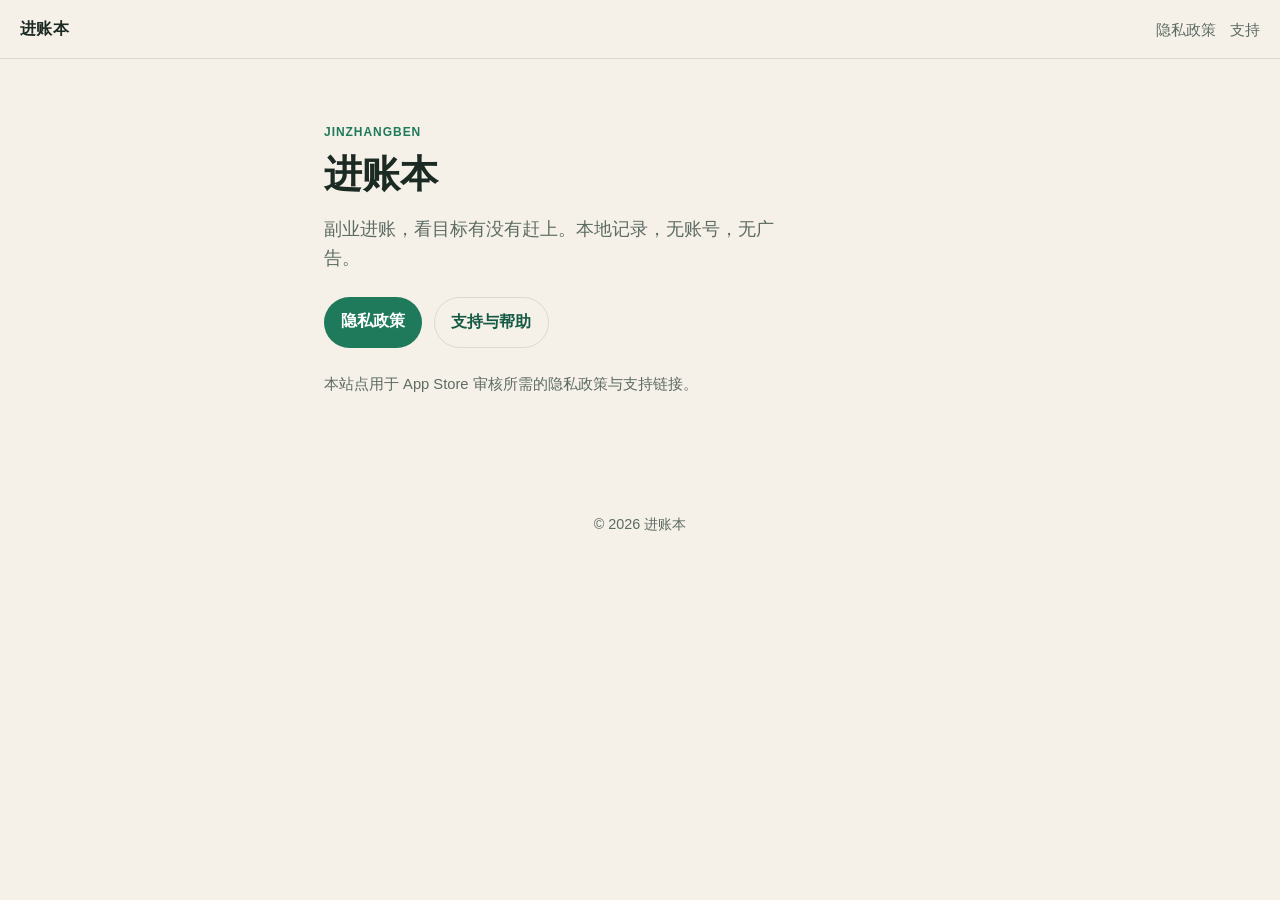
<file: index.html>
<!DOCTYPE html>
<html lang="zh-Hans">
<head>
  <meta charset="utf-8" />
  <meta name="viewport" content="width=device-width, initial-scale=1" />
  <title>进账本</title>
  <meta name="description" content="进账本：副业进账，看目标有没有赶上。" />
  <link rel="stylesheet" href="styles.css" />
</head>
<body>
  <header class="top">
    <a class="brand" href="index.html">进账本</a>
    <nav>
      <a href="privacy.html">隐私政策</a>
      <a href="support.html">支持</a>
    </nav>
  </header>

  <main class="wrap hero">
    <p class="eyebrow">JinzhangBen</p>
    <h1>进账本</h1>
    <p class="lede">副业进账，看目标有没有赶上。本地记录，无账号，无广告。</p>
    <div class="actions">
      <a class="btn" href="privacy.html">隐私政策</a>
      <a class="btn ghost" href="support.html">支持与帮助</a>
    </div>
    <p class="note">本站点用于 App Store 审核所需的隐私政策与支持链接。</p>
  </main>

  <footer class="foot">
    <p>© 2026 进账本</p>
  </footer>
</body>
</html>
</file>
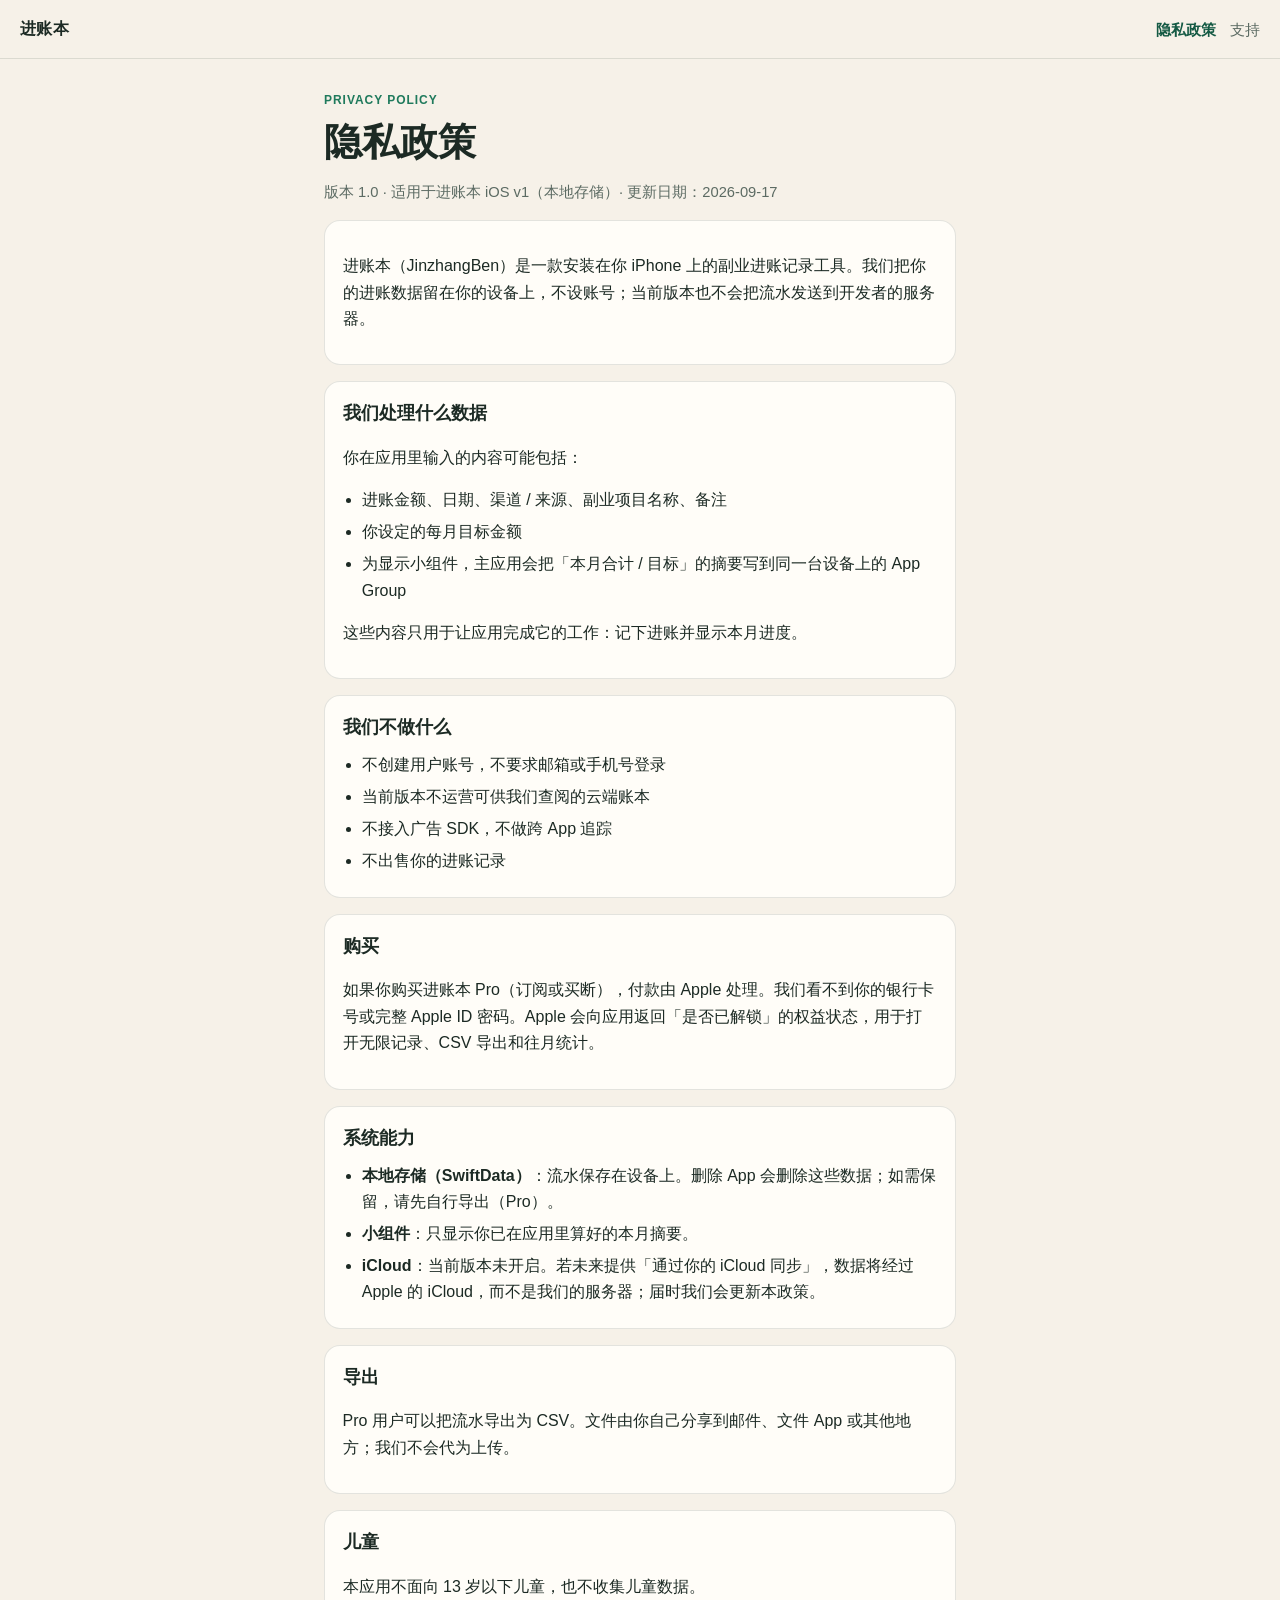
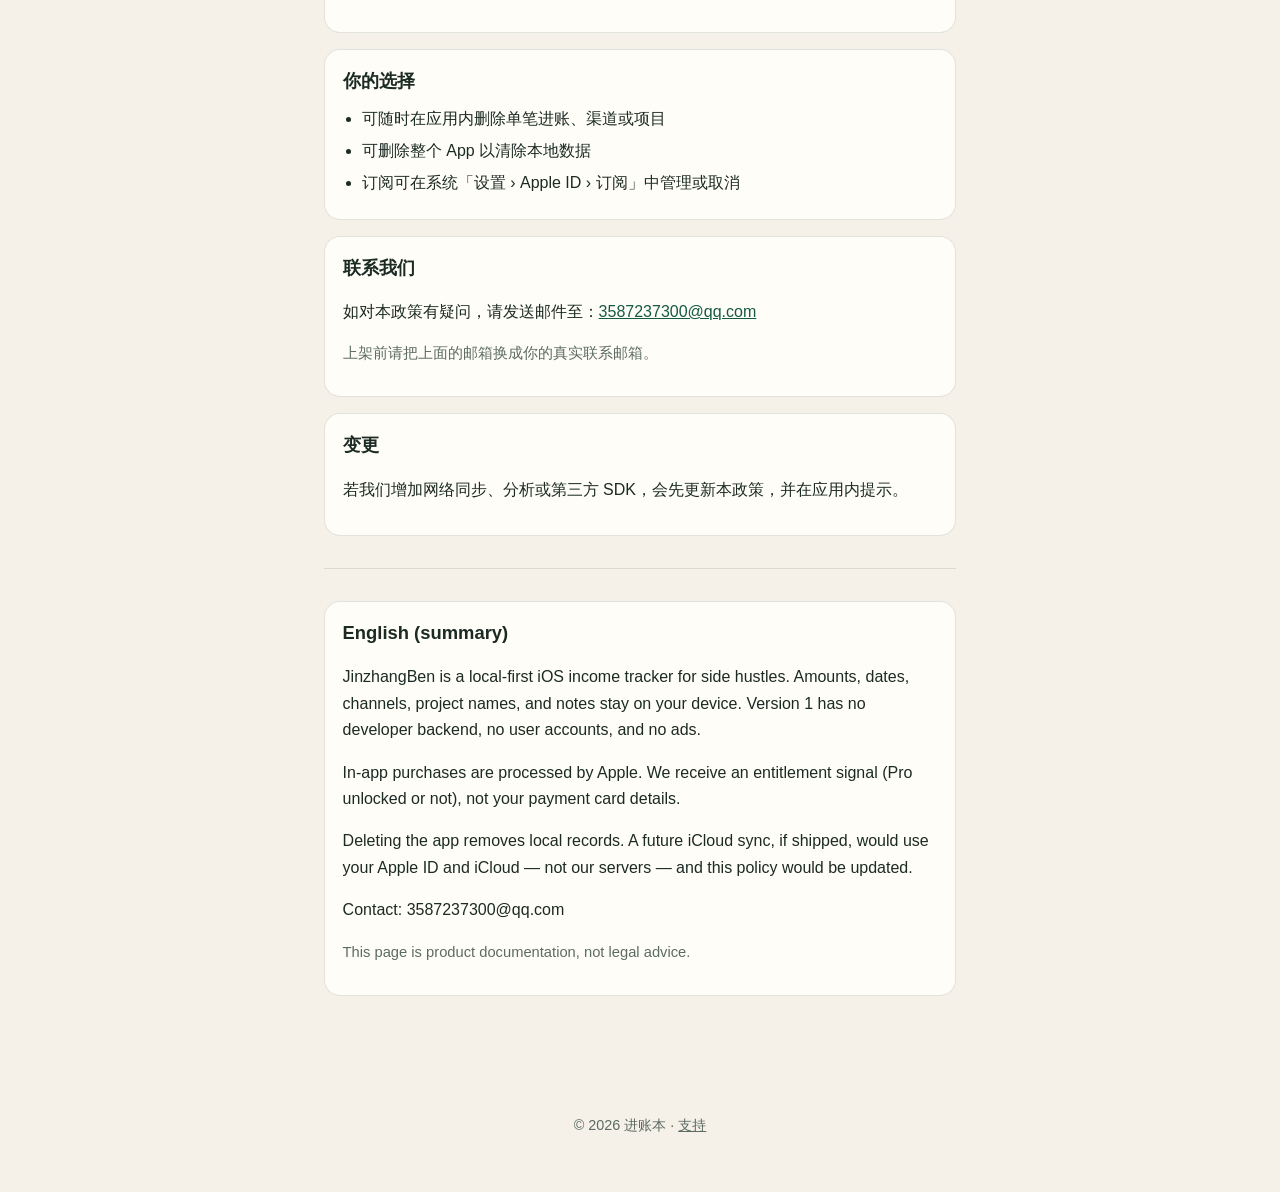
<file: privacy.html>
<!DOCTYPE html>
<html lang="zh-Hans">
<head>
  <meta charset="utf-8" />
  <meta name="viewport" content="width=device-width, initial-scale=1" />
  <title>隐私政策 · 进账本</title>
  <meta name="description" content="进账本（JinzhangBen）隐私政策：本地优先的副业进账记录工具。" />
  <link rel="stylesheet" href="styles.css" />
</head>
<body>
  <header class="top">
    <a class="brand" href="index.html">进账本</a>
    <nav>
      <a href="privacy.html" aria-current="page">隐私政策</a>
      <a href="support.html">支持</a>
    </nav>
  </header>

  <main class="wrap">
    <p class="eyebrow">Privacy Policy</p>
    <h1>隐私政策</h1>
    <p class="meta">版本 1.0 · 适用于进账本 iOS v1（本地存储）· 更新日期：2026-09-17</p>

    <section>
      <p>进账本（JinzhangBen）是一款安装在你 iPhone 上的副业进账记录工具。我们把你的进账数据留在你的设备上，不设账号；当前版本也不会把流水发送到开发者的服务器。</p>
    </section>

    <section>
      <h2>我们处理什么数据</h2>
      <p>你在应用里输入的内容可能包括：</p>
      <ul>
        <li>进账金额、日期、渠道 / 来源、副业项目名称、备注</li>
        <li>你设定的每月目标金额</li>
        <li>为显示小组件，主应用会把「本月合计 / 目标」的摘要写到同一台设备上的 App Group</li>
      </ul>
      <p>这些内容只用于让应用完成它的工作：记下进账并显示本月进度。</p>
    </section>

    <section>
      <h2>我们不做什么</h2>
      <ul>
        <li>不创建用户账号，不要求邮箱或手机号登录</li>
        <li>当前版本不运营可供我们查阅的云端账本</li>
        <li>不接入广告 SDK，不做跨 App 追踪</li>
        <li>不出售你的进账记录</li>
      </ul>
    </section>

    <section>
      <h2>购买</h2>
      <p>如果你购买进账本 Pro（订阅或买断），付款由 Apple 处理。我们看不到你的银行卡号或完整 Apple ID 密码。Apple 会向应用返回「是否已解锁」的权益状态，用于打开无限记录、CSV 导出和往月统计。</p>
    </section>

    <section>
      <h2>系统能力</h2>
      <ul>
        <li><strong>本地存储（SwiftData）</strong>：流水保存在设备上。删除 App 会删除这些数据；如需保留，请先自行导出（Pro）。</li>
        <li><strong>小组件</strong>：只显示你已在应用里算好的本月摘要。</li>
        <li><strong>iCloud</strong>：当前版本未开启。若未来提供「通过你的 iCloud 同步」，数据将经过 Apple 的 iCloud，而不是我们的服务器；届时我们会更新本政策。</li>
      </ul>
    </section>

    <section>
      <h2>导出</h2>
      <p>Pro 用户可以把流水导出为 CSV。文件由你自己分享到邮件、文件 App 或其他地方；我们不会代为上传。</p>
    </section>

    <section>
      <h2>儿童</h2>
      <p>本应用不面向 13 岁以下儿童，也不收集儿童数据。</p>
    </section>

    <section>
      <h2>你的选择</h2>
      <ul>
        <li>可随时在应用内删除单笔进账、渠道或项目</li>
        <li>可删除整个 App 以清除本地数据</li>
        <li>订阅可在系统「设置 › Apple ID › 订阅」中管理或取消</li>
      </ul>
    </section>

    <section>
      <h2>联系我们</h2>
      <p>如对本政策有疑问，请发送邮件至：<a id="contact-email" href="mailto:3587237300@qq.com">3587237300@qq.com</a></p>
      <p class="note">上架前请把上面的邮箱换成你的真实联系邮箱。</p>
    </section>

    <section>
      <h2>变更</h2>
      <p>若我们增加网络同步、分析或第三方 SDK，会先更新本政策，并在应用内提示。</p>
    </section>

    <hr />

    <section lang="en">
      <h2>English (summary)</h2>
      <p>JinzhangBen is a local-first iOS income tracker for side hustles. Amounts, dates, channels, project names, and notes stay on your device. Version 1 has no developer backend, no user accounts, and no ads.</p>
      <p>In-app purchases are processed by Apple. We receive an entitlement signal (Pro unlocked or not), not your payment card details.</p>
      <p>Deleting the app removes local records. A future iCloud sync, if shipped, would use your Apple ID and iCloud — not our servers — and this policy would be updated.</p>
      <p>Contact: <span class="contact-plain">3587237300@qq.com</span></p>
      <p class="note">This page is product documentation, not legal advice.</p>
    </section>
  </main>

  <footer class="foot">
    <p>© 2026 进账本 · <a href="support.html">支持</a></p>
  </footer>
</body>
</html>
</file>
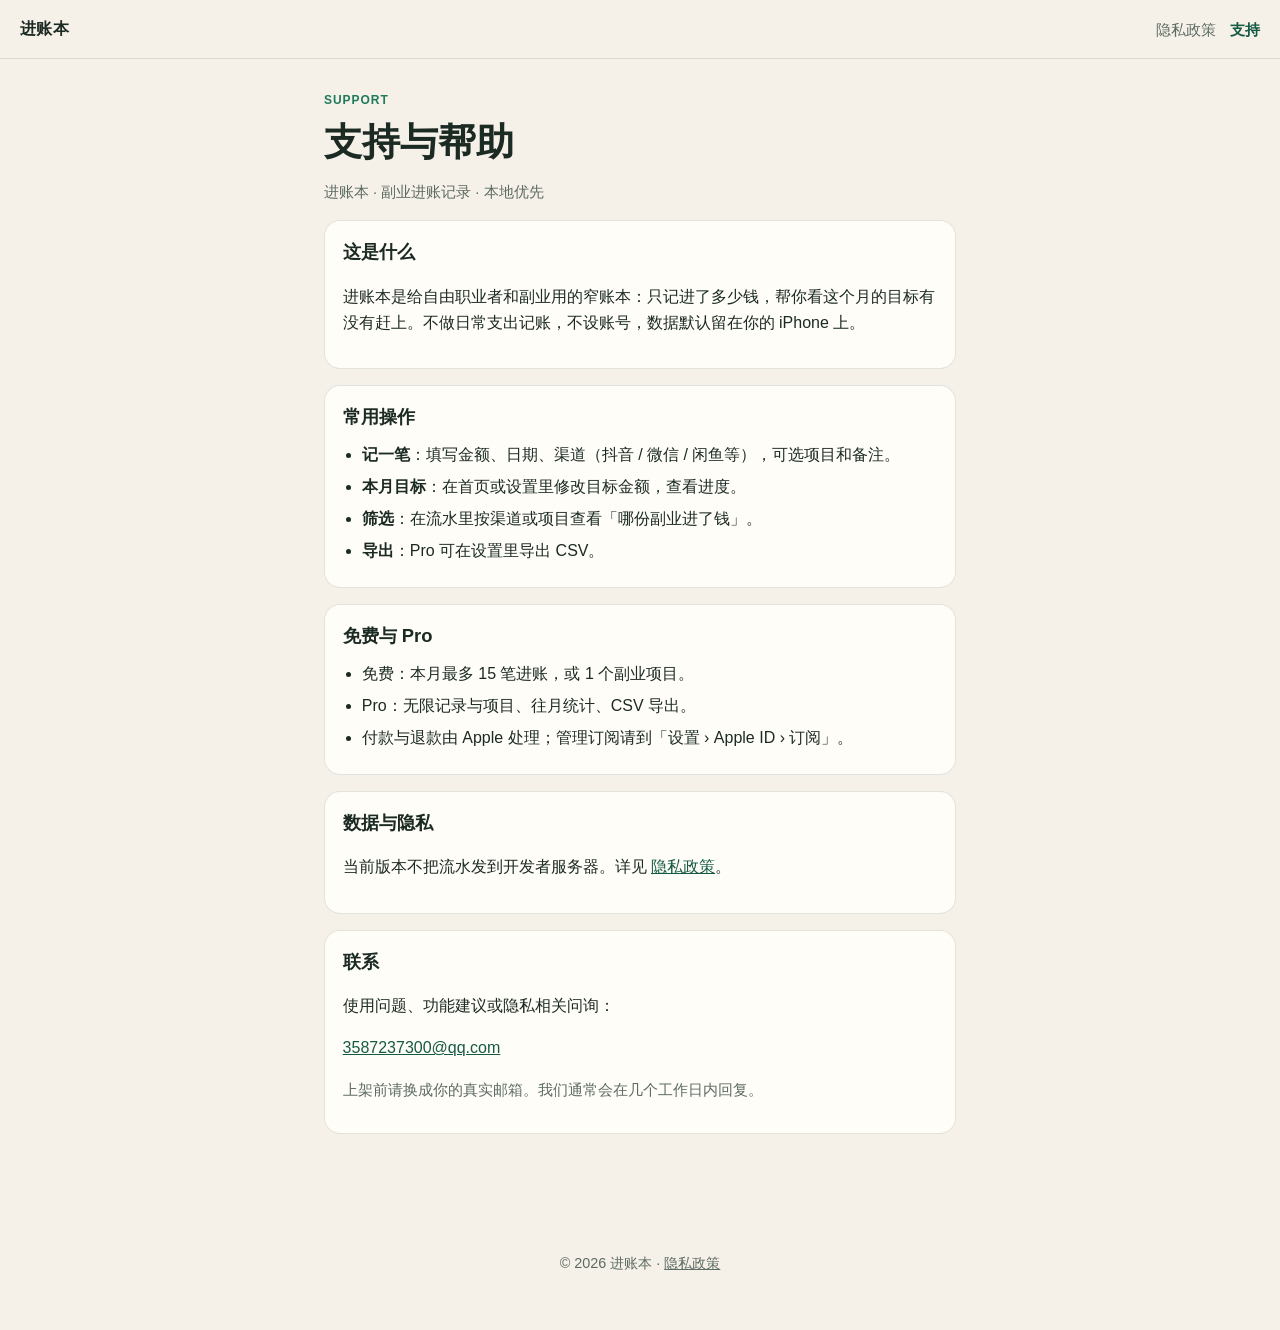
<file: support.html>
<!DOCTYPE html>
<html lang="zh-Hans">
<head>
  <meta charset="utf-8" />
  <meta name="viewport" content="width=device-width, initial-scale=1" />
  <title>支持 · 进账本</title>
  <meta name="description" content="进账本使用帮助与联系方式。" />
  <link rel="stylesheet" href="styles.css" />
</head>
<body>
  <header class="top">
    <a class="brand" href="index.html">进账本</a>
    <nav>
      <a href="privacy.html">隐私政策</a>
      <a href="support.html" aria-current="page">支持</a>
    </nav>
  </header>

  <main class="wrap">
    <p class="eyebrow">Support</p>
    <h1>支持与帮助</h1>
    <p class="meta">进账本 · 副业进账记录 · 本地优先</p>

    <section>
      <h2>这是什么</h2>
      <p>进账本是给自由职业者和副业用的窄账本：只记进了多少钱，帮你看这个月的目标有没有赶上。不做日常支出记账，不设账号，数据默认留在你的 iPhone 上。</p>
    </section>

    <section>
      <h2>常用操作</h2>
      <ul>
        <li><strong>记一笔</strong>：填写金额、日期、渠道（抖音 / 微信 / 闲鱼等），可选项目和备注。</li>
        <li><strong>本月目标</strong>：在首页或设置里修改目标金额，查看进度。</li>
        <li><strong>筛选</strong>：在流水里按渠道或项目查看「哪份副业进了钱」。</li>
        <li><strong>导出</strong>：Pro 可在设置里导出 CSV。</li>
      </ul>
    </section>

    <section>
      <h2>免费与 Pro</h2>
      <ul>
        <li>免费：本月最多 15 笔进账，或 1 个副业项目。</li>
        <li>Pro：无限记录与项目、往月统计、CSV 导出。</li>
        <li>付款与退款由 Apple 处理；管理订阅请到「设置 › Apple ID › 订阅」。</li>
      </ul>
    </section>

    <section>
      <h2>数据与隐私</h2>
      <p>当前版本不把流水发到开发者服务器。详见 <a href="privacy.html">隐私政策</a>。</p>
    </section>

    <section>
      <h2>联系</h2>
      <p>使用问题、功能建议或隐私相关问询：</p>
      <p><a id="contact-email" href="mailto:3587237300@qq.com">3587237300@qq.com</a></p>
      <p class="note">上架前请换成你的真实邮箱。我们通常会在几个工作日内回复。</p>
    </section>
  </main>

  <footer class="foot">
    <p>© 2026 进账本 · <a href="privacy.html">隐私政策</a></p>
  </footer>
</body>
</html>
</file>
<file: styles.css>
:root {
  --ink: #1c2a24;
  --muted: #5c6b63;
  --paper: #f6f1e8;
  --card: #fffdf8;
  --jade: #1f7a5c;
  --jade-deep: #155a44;
  --line: rgba(28, 42, 36, 0.12);
  --max: 42rem;
}
@media (prefers-color-scheme: dark) {
  :root {
    --ink: #e8f0eb;
    --muted: #a7b5ad;
    --paper: #121a16;
    --card: #1a2420;
    --jade: #3dba8c;
    --jade-deep: #62d4a8;
    --line: rgba(232, 240, 235, 0.14);
  }
}
* { box-sizing: border-box; }
html { scroll-behavior: smooth; }
body {
  margin: 0;
  font-family: -apple-system, BlinkMacSystemFont, "Segoe UI", "PingFang SC", "Hiragino Sans GB", "Noto Sans CJK SC", sans-serif;
  color: var(--ink);
  background: var(--paper);
  line-height: 1.65;
}
a { color: var(--jade-deep); }
.top {
  display: flex;
  justify-content: space-between;
  align-items: center;
  gap: 1rem;
  padding: 1rem 1.25rem;
  border-bottom: 1px solid var(--line);
  position: sticky;
  top: 0;
  backdrop-filter: blur(10px);
  background: color-mix(in srgb, var(--paper) 86%, transparent);
}
.brand {
  font-weight: 700;
  text-decoration: none;
  color: var(--ink);
  letter-spacing: 0.02em;
}
nav { display: flex; gap: 0.9rem; }
nav a {
  text-decoration: none;
  color: var(--muted);
  font-size: 0.95rem;
}
nav a[aria-current="page"] { color: var(--jade-deep); font-weight: 600; }
.wrap {
  max-width: var(--max);
  margin: 0 auto;
  padding: 2rem 1.25rem 4rem;
}
.hero { padding-top: 4rem; }
.eyebrow {
  text-transform: uppercase;
  letter-spacing: 0.08em;
  font-size: 0.75rem;
  color: var(--jade);
  font-weight: 700;
  margin: 0 0 0.5rem;
}
h1 { font-size: clamp(1.8rem, 4vw, 2.4rem); line-height: 1.2; margin: 0 0 0.6rem; }
h2 { font-size: 1.15rem; margin: 1.8rem 0 0.6rem; }
.meta, .note { color: var(--muted); font-size: 0.92rem; }
.lede { font-size: 1.1rem; color: var(--muted); max-width: 30rem; }
section {
  background: var(--card);
  border: 1px solid var(--line);
  border-radius: 16px;
  padding: 1rem 1.1rem;
  margin: 1rem 0;
}
section h2 { margin-top: 0; }
ul { padding-left: 1.2rem; margin: 0.4rem 0; }
li { margin: 0.35rem 0; }
hr {
  border: 0;
  border-top: 1px solid var(--line);
  margin: 2rem 0;
}
.actions { display: flex; flex-wrap: wrap; gap: 0.75rem; margin: 1.5rem 0; }
.btn {
  display: inline-block;
  padding: 0.7rem 1.05rem;
  border-radius: 999px;
  background: var(--jade);
  color: white;
  text-decoration: none;
  font-weight: 600;
}
.btn.ghost {
  background: transparent;
  color: var(--jade-deep);
  border: 1px solid var(--line);
}
.foot {
  padding: 1.5rem 1.25rem 2.5rem;
  text-align: center;
  color: var(--muted);
  font-size: 0.9rem;
}
.foot a { color: var(--muted); }
</file>
